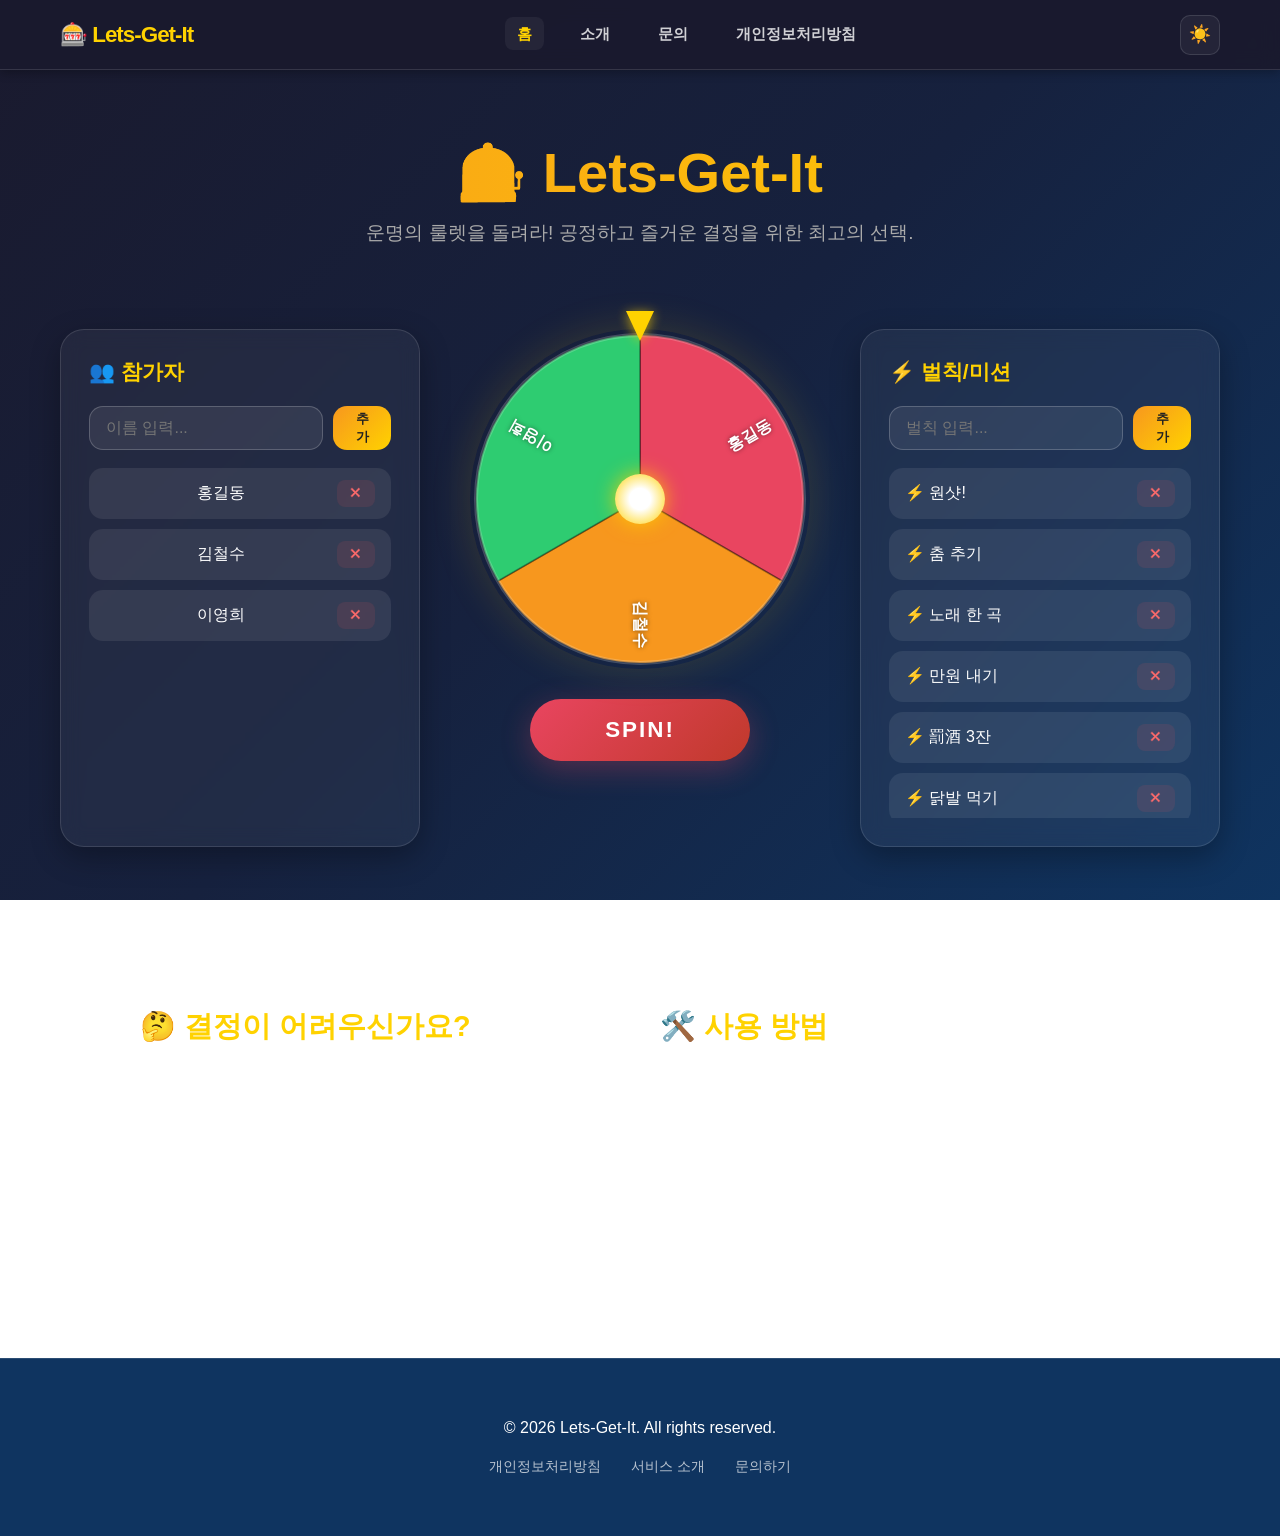
<file: index.html>
<!doctype html>
<html lang="ko" data-theme="dark">
<head>
  <meta charset="UTF-8" />
  <meta name="viewport" content="width=device-width, initial-scale=1.0" />
  <meta http-equiv="Content-Security-Policy" content="default-src 'self'; script-src 'self' https://pagead2.googlesyndication.com; style-src 'self' 'unsafe-inline'; img-src 'self' data:; connect-src 'self' https://googleads.g.doubleclick.net; frame-src https://googleads.g.doubleclick.net;">
  <meta name="google-adsense-account" content="ca-pub-4220344666459128">
  <script async src="https://pagead2.googlesyndication.com/pagead/js/adsbygoogle.js?client=ca-pub-4220344666459128" crossorigin="anonymous"></script>
  <title>Lets-Get-It 🎰 | 공정한 결정을 위한 최고의 룰렛 게임</title>
  <link rel="stylesheet" href="style.css">
</head>
<body>

<nav class="navbar">
  <div class="nav-container">
    <a href="index.html" class="nav-logo">🎰 Lets-Get-It</a>
    <ul class="nav-links">
      <li><a href="index.html" class="active">홈</a></li>
      <li><a href="about.html">소개</a></li>
      <li><a href="contact.html">문의</a></li>
      <li><a href="privacy.html">개인정보처리방침</a></li>
    </ul>
    <div class="theme-toggle-nav">
      <button id="themeBtn" class="btn-theme-nav" title="테마 변경">☀️</button>
    </div>
  </div>
</nav>

<header class="hero-section">
  <h1>🎰 Lets-Get-It</h1>
  <p class="subtitle">운명의 룰렛을 돌려라! 공정하고 즐거운 결정을 위한 최고의 선택.</p>
</header>

<main class="container">

  <!-- 참가자 패널 -->
  <div class="panel players-panel">
    <h2>👥 참가자</h2>
    <div class="input-row">
      <input id="playerInput" type="text" placeholder="이름 입력..." maxlength="8" />
      <button id="addPlayerBtn" class="btn btn-add">추가</button>
    </div>
    <ul class="player-list" id="playerList">
      <li class="empty-msg" id="emptyPlayers">참가자를 추가하세요</li>
    </ul>
  </div>

  <!-- 룰렛 휠 -->
  <div class="wheel-panel">
    <div class="wheel-wrapper">
      <div class="wheel-arrow"></div>
      <canvas id="wheel" width="340" height="340"></canvas>
      <div class="wheel-center"></div>
    </div>
    <button class="spin-btn" id="spinBtn">SPIN!</button>
  </div>

  <!-- 벌칙 패널 -->
  <div class="panel penalty-panel">
    <h2>⚡ 벌칙/미션</h2>
    <div class="input-row">
      <input id="penaltyInput" type="text" placeholder="벌칙 입력..." maxlength="20" />
      <button id="addPenaltyBtn" class="btn btn-add">추가</button>
    </div>
    <ul class="penalty-list" id="penaltyList">
      <li class="empty-msg" id="emptyPenalties">벌칙을 추가하세요</li>
    </ul>
  </div>

</main>

<section class="info-section">
  <div class="info-container">
    <article class="info-card">
      <h2>🤔 결정이 어려우신가요?</h2>
      <p>점심 메뉴 고르기, 내기 당첨자 뽑기, 오늘의 미션 정하기 등 일상 속의 작은 결정들을 'Lets-Get-It' 룰렛에 맡겨보세요. 공정하고 투명한 알고리즘을 통해 누구나 납득할 수 있는 결과를 제공합니다.</p>
    </article>
    <article class="info-card">
      <h2>🛠️ 사용 방법</h2>
      <ol class="how-to-list">
        <li><strong>참가자 추가:</strong> 게임에 참여할 사람들의 이름을 입력하고 추가 버튼을 누르세요.</li>
        <li><strong>벌칙 설정:</strong> 당첨되었을 때 수행할 벌칙이나 미션을 입력하세요.</li>
        <li><strong>룰렛 돌리기:</strong> 중앙의 'SPIN!' 버튼을 눌러 운명의 결과를 기다리세요.</li>
        <li><strong>결과 확인:</strong> 당첨자와 무작위로 선정된 벌칙을 확인하고 즐겁게 수행하세요!</li>
      </ol>
    </article>
  </div>
</section>

<!-- 결과 모달 -->
<div class="modal-overlay" id="resultModal">
  <div class="modal">
    <div class="modal-emoji" id="resultEmoji">😱</div>
    <div class="modal-title" id="resultTitle">걸렸다!</div>
    <div class="modal-winner" id="resultWinner"></div>
    <div class="modal-penalty" id="resultPenalty"></div>
    <button id="closeModalBtn" class="modal-close">확인!</button>
  </div>
</div>

<div class="confetti-container" id="confettiContainer"></div>

<footer class="footer">
  <div class="footer-container">
    <p>&copy; 2026 Lets-Get-It. All rights reserved.</p>
    <ul class="footer-links">
      <li><a href="privacy.html">개인정보처리방침</a></li>
      <li><a href="about.html">서비스 소개</a></li>
      <li><a href="contact.html">문의하기</a></li>
    </ul>
  </div>
</footer>

<script src="main.js"></script>

</body>
</html>
</file>
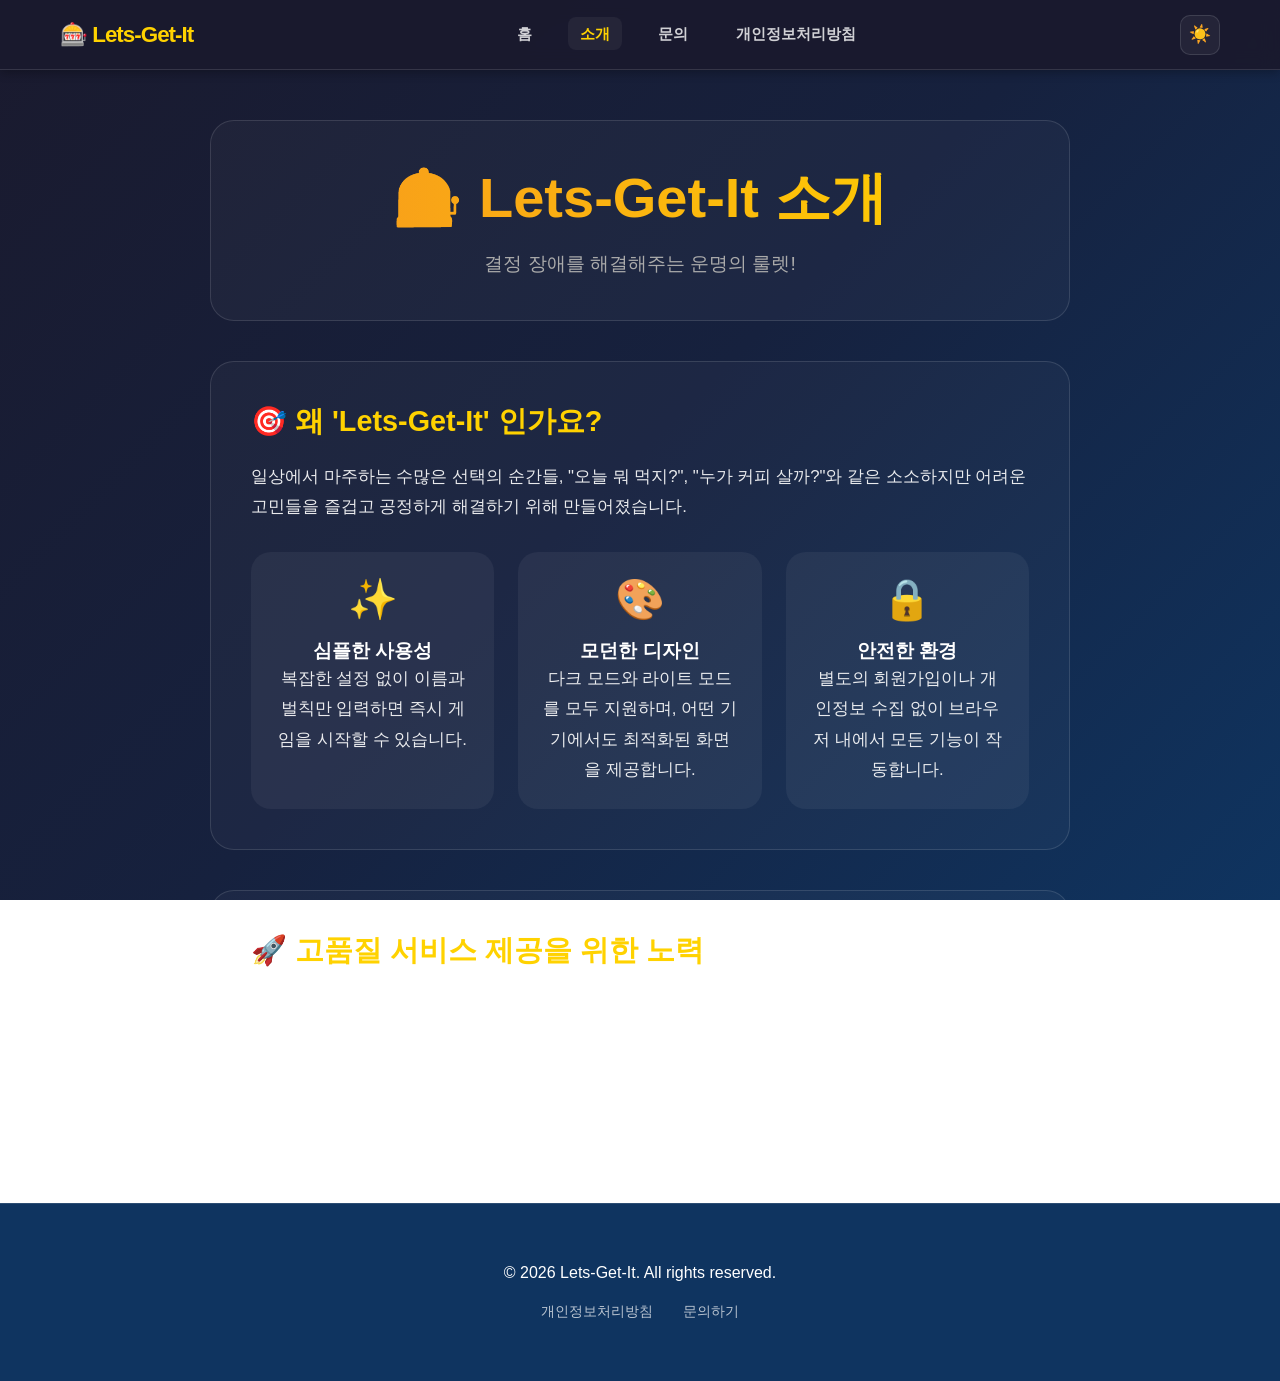
<file: about.html>
<!doctype html>
<html lang="ko" data-theme="dark">
<head>
  <meta charset="UTF-8" />
  <meta name="viewport" content="width=device-width, initial-scale=1.0" />
  <meta http-equiv="Content-Security-Policy" content="default-src 'self'; script-src 'self' https://pagead2.googlesyndication.com; style-src 'self' 'unsafe-inline'; img-src 'self' data:; connect-src 'self' https://googleads.g.doubleclick.net; frame-src https://googleads.g.doubleclick.net;">
  <meta name="google-adsense-account" content="ca-pub-4220344666459128">
  <script async src="https://pagead2.googlesyndication.com/pagead/js/adsbygoogle.js?client=ca-pub-4220344666459128" crossorigin="anonymous"></script>
  <title>복불복 게임 소개 | Lets-Get-It 🎰</title>
  <link rel="stylesheet" href="style.css">
</head>
<body>

<nav class="navbar">
  <div class="nav-container">
    <a href="index.html" class="nav-logo">🎰 Lets-Get-It</a>
    <ul class="nav-links">
      <li><a href="index.html">홈</a></li>
      <li><a href="about.html" class="active">소개</a></li>
      <li><a href="contact.html">문의</a></li>
      <li><a href="privacy.html">개인정보처리방침</a></li>
    </ul>
    <div class="theme-toggle-nav">
      <button id="themeBtn" class="btn-theme-nav" title="테마 변경">☀️</button>
    </div>
  </div>
</nav>

<main class="content-page">
  <section class="hero-section">
    <h1>🎰 Lets-Get-It 소개</h1>
    <p class="subtitle">결정 장애를 해결해주는 운명의 룰렛!</p>
  </section>

  <section class="info-card">
    <h2>🎯 왜 'Lets-Get-It' 인가요?</h2>
    <p>일상에서 마주하는 수많은 선택의 순간들, "오늘 뭐 먹지?", "누가 커피 살까?"와 같은 소소하지만 어려운 고민들을 즐겁고 공정하게 해결하기 위해 만들어졌습니다.</p>
    
    <div class="feature-grid">
      <div class="feature-item">
        <span class="feature-icon">✨</span>
        <h3>심플한 사용성</h3>
        <p>복잡한 설정 없이 이름과 벌칙만 입력하면 즉시 게임을 시작할 수 있습니다.</p>
      </div>
      <div class="feature-item">
        <span class="feature-icon">🎨</span>
        <h3>모던한 디자인</h3>
        <p>다크 모드와 라이트 모드를 모두 지원하며, 어떤 기기에서도 최적화된 화면을 제공합니다.</p>
      </div>
      <div class="feature-item">
        <span class="feature-icon">🔒</span>
        <h3>안전한 환경</h3>
        <p>별도의 회원가입이나 개인정보 수집 없이 브라우저 내에서 모든 기능이 작동합니다.</p>
      </div>
    </div>
  </section>

  <section class="info-card">
    <h2>🚀 고품질 서비스 제공을 위한 노력</h2>
    <p>우리는 단순히 룰렛 게임을 제공하는 것에 그치지 않고, 사용자에게 신뢰받는 웹 서비스를 지향합니다. 깨끗한 광고 환경과 명확한 개인정보 처리 방침을 통해 안심하고 이용할 수 있는 환경을 구축하고 있습니다.</p>
  </section>
</main>

<footer class="footer">
  <div class="footer-container">
    <p>&copy; 2026 Lets-Get-It. All rights reserved.</p>
    <ul class="footer-links">
      <li><a href="privacy.html">개인정보처리방침</a></li>
      <li><a href="contact.html">문의하기</a></li>
    </ul>
  </div>
</footer>

<script src="main.js"></script>
</body>
</html>
</file>
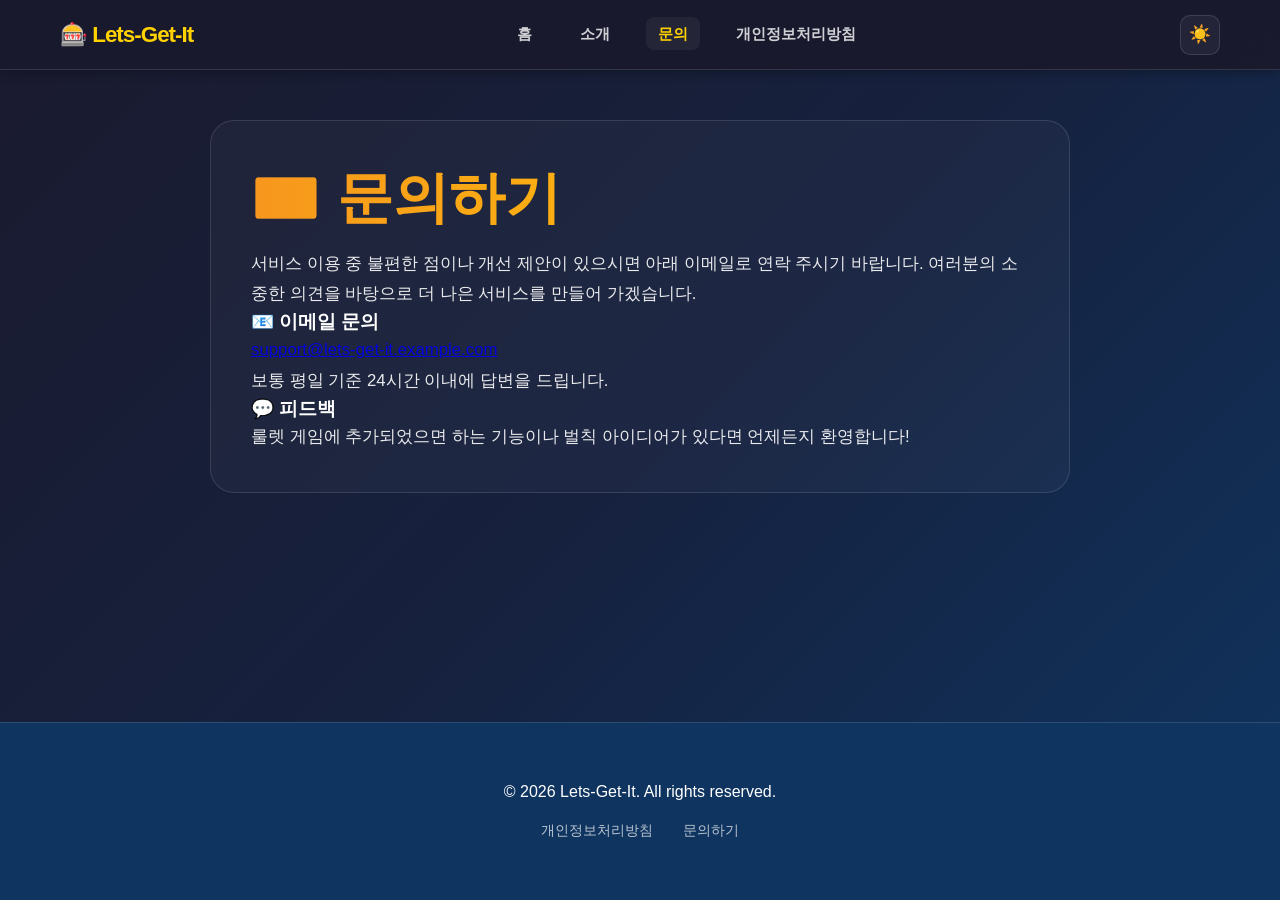
<file: contact.html>
<!doctype html>
<html lang="ko" data-theme="dark">
<head>
  <meta charset="UTF-8" />
  <meta name="viewport" content="width=device-width, initial-scale=1.0" />
  <meta http-equiv="Content-Security-Policy" content="default-src 'self'; script-src 'self' https://pagead2.googlesyndication.com; style-src 'self' 'unsafe-inline'; img-src 'self' data:; connect-src 'self' https://googleads.g.doubleclick.net; frame-src https://googleads.g.doubleclick.net;">
  <meta name="google-adsense-account" content="ca-pub-4220344666459128">
  <script async src="https://pagead2.googlesyndication.com/pagead/js/adsbygoogle.js?client=ca-pub-4220344666459128" crossorigin="anonymous"></script>
  <title>문의하기 | Lets-Get-It 🎰</title>
  <link rel="stylesheet" href="style.css">
</head>
<body>

<nav class="navbar">
  <div class="nav-container">
    <a href="index.html" class="nav-logo">🎰 Lets-Get-It</a>
    <ul class="nav-links">
      <li><a href="index.html">홈</a></li>
      <li><a href="about.html">소개</a></li>
      <li><a href="contact.html" class="active">문의</a></li>
      <li><a href="privacy.html">개인정보처리방침</a></li>
    </ul>
    <div class="theme-toggle-nav">
      <button id="themeBtn" class="btn-theme-nav" title="테마 변경">☀️</button>
    </div>
  </div>
</nav>

<main class="content-page">
  <section class="info-card">
    <h1>✉️ 문의하기</h1>
    <p>서비스 이용 중 불편한 점이나 개선 제안이 있으시면 아래 이메일로 연락 주시기 바랍니다. 여러분의 소중한 의견을 바탕으로 더 나은 서비스를 만들어 가겠습니다.</p>

    <div class="contact-info">
      <h3>📧 이메일 문의</h3>
      <p><a href="mailto:support@lets-get-it.example.com" class="contact-link">support@lets-get-it.example.com</a></p>
      <p>보통 평일 기준 24시간 이내에 답변을 드립니다.</p>
    </div>

    <div class="contact-info">
      <h3>💬 피드백</h3>
      <p>룰렛 게임에 추가되었으면 하는 기능이나 벌칙 아이디어가 있다면 언제든지 환영합니다!</p>
    </div>
  </section>
</main>

<footer class="footer">
  <div class="footer-container">
    <p>&copy; 2026 Lets-Get-It. All rights reserved.</p>
    <ul class="footer-links">
      <li><a href="privacy.html">개인정보처리방침</a></li>
      <li><a href="contact.html">문의하기</a></li>
    </ul>
  </div>
</footer>

<script src="main.js"></script>
</body>
</html>
</file>
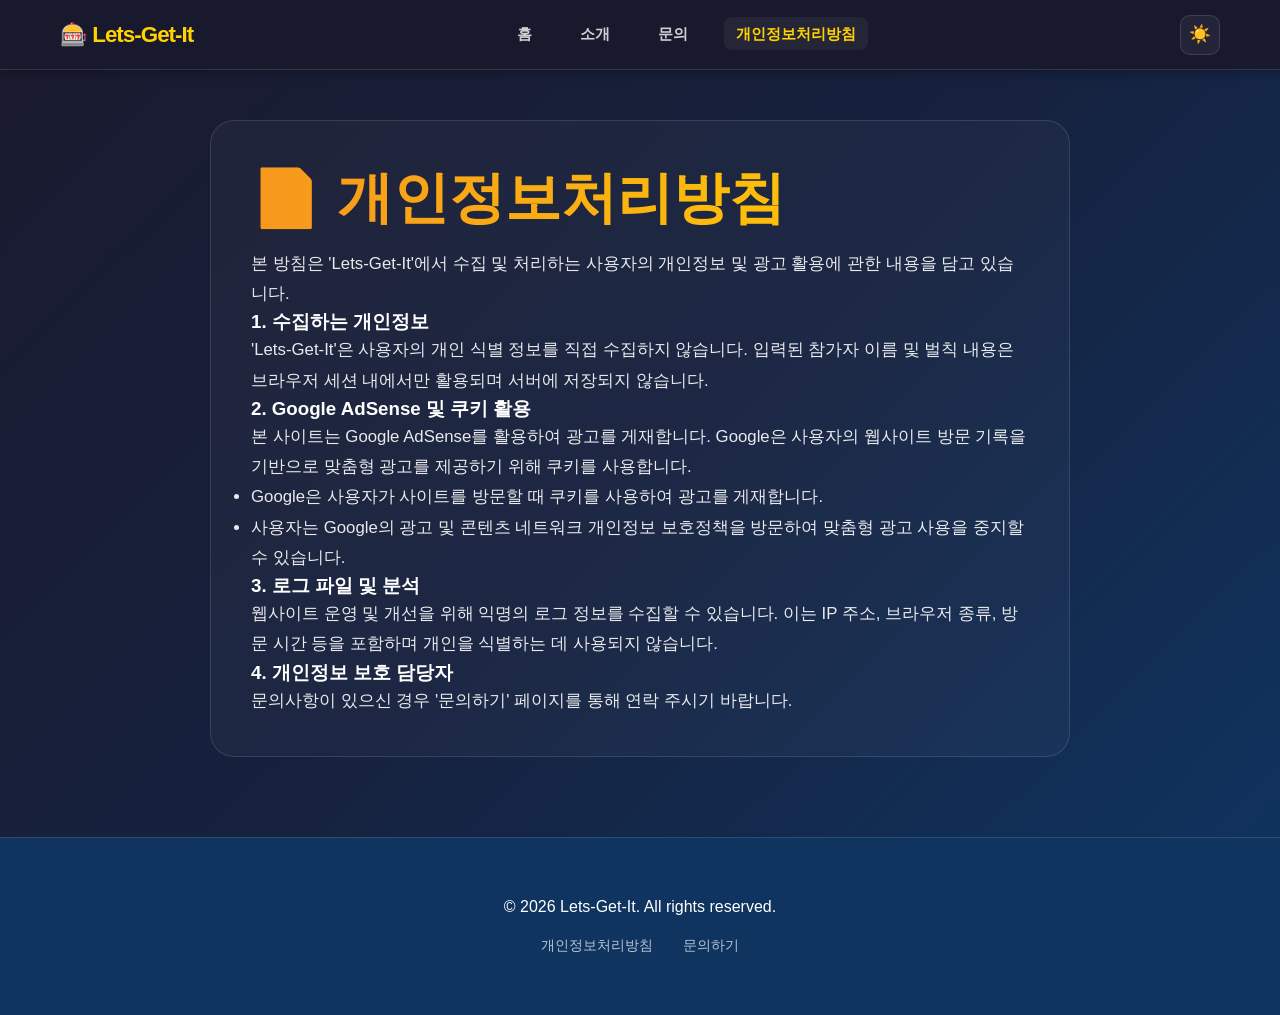
<file: privacy.html>
<!doctype html>
<html lang="ko" data-theme="dark">
<head>
  <meta charset="UTF-8" />
  <meta name="viewport" content="width=device-width, initial-scale=1.0" />
  <meta http-equiv="Content-Security-Policy" content="default-src 'self'; script-src 'self' https://pagead2.googlesyndication.com; style-src 'self' 'unsafe-inline'; img-src 'self' data:; connect-src 'self' https://googleads.g.doubleclick.net; frame-src https://googleads.g.doubleclick.net;">
  <meta name="google-adsense-account" content="ca-pub-4220344666459128">
  <script async src="https://pagead2.googlesyndication.com/pagead/js/adsbygoogle.js?client=ca-pub-4220344666459128" crossorigin="anonymous"></script>
  <title>개인정보처리방침 | Lets-Get-It 🎰</title>
  <link rel="stylesheet" href="style.css">
</head>
<body>

<nav class="navbar">
  <div class="nav-container">
    <a href="index.html" class="nav-logo">🎰 Lets-Get-It</a>
    <ul class="nav-links">
      <li><a href="index.html">홈</a></li>
      <li><a href="about.html">소개</a></li>
      <li><a href="contact.html">문의</a></li>
      <li><a href="privacy.html" class="active">개인정보처리방침</a></li>
    </ul>
    <div class="theme-toggle-nav">
      <button id="themeBtn" class="btn-theme-nav" title="테마 변경">☀️</button>
    </div>
  </div>
</nav>

<main class="content-page">
  <section class="info-card">
    <h1>📄 개인정보처리방침</h1>
    <p>본 방침은 'Lets-Get-It'에서 수집 및 처리하는 사용자의 개인정보 및 광고 활용에 관한 내용을 담고 있습니다.</p>

    <h3>1. 수집하는 개인정보</h3>
    <p>'Lets-Get-It'은 사용자의 개인 식별 정보를 직접 수집하지 않습니다. 입력된 참가자 이름 및 벌칙 내용은 브라우저 세션 내에서만 활용되며 서버에 저장되지 않습니다.</p>

    <h3>2. Google AdSense 및 쿠키 활용</h3>
    <p>본 사이트는 Google AdSense를 활용하여 광고를 게재합니다. Google은 사용자의 웹사이트 방문 기록을 기반으로 맞춤형 광고를 제공하기 위해 쿠키를 사용합니다.</p>
    <ul>
      <li>Google은 사용자가 사이트를 방문할 때 쿠키를 사용하여 광고를 게재합니다.</li>
      <li>사용자는 Google의 광고 및 콘텐츠 네트워크 개인정보 보호정책을 방문하여 맞춤형 광고 사용을 중지할 수 있습니다.</li>
    </ul>

    <h3>3. 로그 파일 및 분석</h3>
    <p>웹사이트 운영 및 개선을 위해 익명의 로그 정보를 수집할 수 있습니다. 이는 IP 주소, 브라우저 종류, 방문 시간 등을 포함하며 개인을 식별하는 데 사용되지 않습니다.</p>

    <h3>4. 개인정보 보호 담당자</h3>
    <p>문의사항이 있으신 경우 '문의하기' 페이지를 통해 연락 주시기 바랍니다.</p>
  </section>
</main>

<footer class="footer">
  <div class="footer-container">
    <p>&copy; 2026 Lets-Get-It. All rights reserved.</p>
    <ul class="footer-links">
      <li><a href="privacy.html">개인정보처리방침</a></li>
      <li><a href="contact.html">문의하기</a></li>
    </ul>
  </div>
</footer>

<script src="main.js"></script>
</body>
</html>
</file>
<file: style.css>
:root {
  --bg-color: linear-gradient(135deg, #1a1a2e 0%, #16213e 50%, #0f3460 100%);
  --nav-bg: rgba(26, 26, 46, 0.95);
  --text-color: #fff;
  --panel-bg: rgba(255, 255, 255, 0.05);
  --panel-border: rgba(255, 255, 255, 0.12);
  --input-bg: rgba(255, 255, 255, 0.08);
  --input-text: #fff;
  --input-border: rgba(255, 255, 255, 0.2);
  --subtitle-color: #aaa;
  --shadow-color: rgba(0, 0, 0, 0.3);
  --modal-bg: linear-gradient(135deg, #1a1a2e, #16213e);
  --modal-border: rgba(255, 255, 255, 0.15);
  --modal-item-bg: rgba(255, 255, 255, 0.07);
  --card-bg: rgba(255, 255, 255, 0.03);
  --footer-bg: #0f3460;
}

[data-theme='light'] {
  --bg-color: linear-gradient(135deg, #f0f2f5 0%, #e2e8f0 100%);
  --nav-bg: rgba(255, 255, 255, 0.95);
  --text-color: #1a1a2e;
  --panel-bg: rgba(255, 255, 255, 0.8);
  --panel-border: rgba(0, 0, 0, 0.08);
  --input-bg: #fff;
  --input-text: #1a1a2e;
  --input-border: rgba(0, 0, 0, 0.15);
  --subtitle-color: #4a5568;
  --shadow-color: rgba(0, 0, 0, 0.1);
  --modal-bg: linear-gradient(135deg, #ffffff, #f7fafc);
  --modal-border: rgba(0, 0, 0, 0.1);
  --modal-item-bg: rgba(0, 0, 0, 0.04);
  --card-bg: #ffffff;
  --footer-bg: #ffffff;
}

* {
  margin: 0;
  padding: 0;
  box-sizing: border-box;
}

body {
  font-family: 'Segoe UI', 'Apple SD Gothic Neo', sans-serif;
  background: var(--bg-color);
  background-attachment: fixed;
  min-height: 100vh;
  display: flex;
  flex-direction: column;
  padding-top: 80px;
  color: var(--text-color);
  overflow-x: hidden;
  transition: background 0.3s, color 0.3s;
}

/* --- Navigation --- */
.navbar {
  position: fixed;
  top: 0; left: 0; right: 0;
  height: 70px;
  background: var(--nav-bg);
  backdrop-filter: blur(10px);
  border-bottom: 1px solid var(--panel-border);
  z-index: 1000;
  display: flex;
  align-items: center;
  box-shadow: 0 2px 10px var(--shadow-color);
}

.nav-container {
  width: 100%;
  max-width: 1200px;
  margin: 0 auto;
  padding: 0 20px;
  display: flex;
  justify-content: space-between;
  align-items: center;
}

.nav-logo {
  font-size: 1.4rem;
  font-weight: 900;
  color: #ffd200;
  text-decoration: none;
  letter-spacing: -1px;
}

.nav-links {
  list-style: none;
  display: flex;
  gap: 24px;
}

.nav-links a {
  text-decoration: none;
  color: var(--text-color);
  font-weight: 600;
  font-size: 0.95rem;
  opacity: 0.8;
  transition: all 0.2s;
  padding: 8px 12px;
  border-radius: 8px;
}

.nav-links a:hover, .nav-links a.active {
  opacity: 1;
  color: #ffd200;
  background: var(--panel-bg);
}

.btn-theme-nav {
  background: var(--panel-bg);
  border: 1px solid var(--panel-border);
  color: var(--text-color);
  width: 40px; height: 40px;
  border-radius: 10px;
  cursor: pointer;
  display: flex;
  align-items: center;
  justify-content: center;
  font-size: 1.1rem;
  transition: all 0.2s;
}

/* --- Hero Section --- */
.hero-section {
  text-align: center;
  padding: 60px 20px;
}

h1 {
  font-size: 3.5rem;
  margin-bottom: 12px;
  background: linear-gradient(90deg, #f7971e, #ffd200, #f7971e);
  background-size: 200%;
  -webkit-background-clip: text;
  -webkit-text-fill-color: transparent;
  animation: shimmer 2s infinite;
}

@keyframes shimmer {
  0% { background-position: 0% }
  100% { background-position: 200% }
}

.subtitle {
  font-size: 1.2rem;
  color: var(--subtitle-color);
  max-width: 600px;
  margin: 0 auto;
  line-height: 1.6;
}

/* --- Main Container --- */
.container {
  display: flex;
  flex-wrap: wrap;
  gap: 30px;
  justify-content: center;
  width: 100%;
  max-width: 1200px;
  margin: 0 auto;
  padding: 20px;
  flex: 1;
}

/* --- Panels --- */
.panel {
  background: var(--panel-bg);
  border: 1px solid var(--panel-border);
  border-radius: 24px;
  padding: 28px;
  backdrop-filter: blur(10px);
  transition: all 0.3s;
  box-shadow: 0 10px 30px var(--shadow-color);
}

.players-panel, .penalty-panel {
  flex: 1;
  min-width: 300px;
  max-width: 360px;
}

.panel h2 {
  font-size: 1.3rem;
  margin-bottom: 20px;
  color: #ffd200;
}

.input-row {
  display: flex;
  gap: 10px;
  margin-bottom: 18px;
}

.input-row input {
  flex: 1;
  padding: 12px 16px;
  border-radius: 14px;
  border: 1px solid var(--input-border);
  background: var(--input-bg);
  color: var(--input-text);
  font-size: 1rem;
  outline: none;
}

.btn-add {
  padding: 0 20px;
  border-radius: 14px;
  border: none;
  background: linear-gradient(135deg, #f7971e, #ffd200);
  color: #222;
  font-weight: 700;
  cursor: pointer;
  transition: all 0.2s;
}

.btn-add:hover { transform: scale(1.05); }

.player-list, .penalty-list {
  list-style: none;
  display: flex;
  flex-direction: column;
  gap: 10px;
  max-height: 350px;
  overflow-y: auto;
}

.player-item, .penalty-item {
  display: flex;
  align-items: center;
  justify-content: space-between;
  padding: 12px 16px;
  border-radius: 14px;
  background: var(--input-bg);
  animation: slideIn 0.3s ease;
}

@keyframes slideIn {
  from { opacity: 0; transform: translateX(-20px); }
  to   { opacity: 1; transform: translateX(0); }
}

.btn-remove {
  background: rgba(255, 80, 80, 0.1);
  color: #ff6b6b;
  border: none;
  border-radius: 8px;
  padding: 6px 12px;
  cursor: pointer;
  font-size: 0.85rem;
}

/* --- Roulette Wheel (IMPORTANT FIX) --- */
.wheel-panel {
  display: flex;
  flex-direction: column;
  align-items: center;
  gap: 30px;
  padding: 0 20px;
}

.wheel-wrapper {
  position: relative;
  width: 340px;
  height: 340px;
}

.wheel-arrow {
  position: absolute;
  top: -18px;
  left: 50%;
  transform: translateX(-50%);
  width: 0; height: 0;
  border-left: 14px solid transparent;
  border-right: 14px solid transparent;
  border-top: 30px solid #ffd200;
  filter: drop-shadow(0 2px 6px rgba(255,210,0,0.7));
  z-index: 10;
}

.wheel-center {
  position: absolute;
  top: 50%; left: 50%;
  transform: translate(-50%, -50%);
  width: 50px; height: 50px;
  border-radius: 50%;
  background: radial-gradient(circle, #fff 30%, #ffd200 100%);
  box-shadow: 0 0 20px rgba(255,210,0,0.8);
  z-index: 5;
}

canvas#wheel {
  border-radius: 50%;
  box-shadow: 0 0 40px rgba(255,210,0,0.15);
}

.spin-btn {
  width: 220px;
  padding: 18px;
  font-size: 1.4rem;
  border-radius: 50px;
  background: linear-gradient(135deg, #e94560, #c0392b);
  color: #fff;
  border: none;
  cursor: pointer;
  font-weight: 900;
  letter-spacing: 2px;
  box-shadow: 0 8px 30px rgba(233, 69, 96, 0.3);
  transition: all 0.2s;
}

.spin-btn:hover:not(:disabled) {
  transform: scale(1.05);
  box-shadow: 0 12px 40px rgba(233, 69, 96, 0.5);
}

.spin-btn:disabled { opacity: 0.5; cursor: not-allowed; }

/* --- Results Modal --- */
.modal-overlay {
  display: none;
  position: fixed;
  inset: 0;
  background: rgba(0,0,0,0.85);
  z-index: 2000;
  align-items: center;
  justify-content: center;
  backdrop-filter: blur(4px);
}

.modal-overlay.show { display: flex; }

.modal {
  background: var(--modal-bg);
  border: 2px solid var(--modal-border);
  border-radius: 24px;
  padding: 40px;
  text-align: center;
  max-width: 420px;
  width: 90%;
  animation: popIn 0.4s cubic-bezier(0.34,1.56,0.64,1);
  position: relative;
  overflow: hidden;
  box-shadow: 0 20px 60px rgba(0,0,0,0.5);
}

@keyframes popIn {
  from { opacity: 0; transform: scale(0.5) rotate(-5deg); }
  to   { opacity: 1; transform: scale(1) rotate(0deg); }
}

.modal-emoji { font-size: 4rem; margin-bottom: 12px; }

.modal-title {
  font-size: 1.5rem;
  font-weight: 900;
  margin-bottom: 8px;
  color: var(--text-color);
}

.modal-winner {
  font-size: 2.2rem;
  font-weight: 900;
  margin: 12px 0;
}

.modal-penalty {
  font-size: 1.1rem;
  color: var(--text-color);
  opacity: 0.9;
  margin-bottom: 24px;
  padding: 12px 20px;
  background: var(--modal-item-bg);
  border-radius: 12px;
}

.modal-close {
  padding: 12px 36px;
  border-radius: 50px;
  font-size: 1rem;
  font-weight: 700;
  background: linear-gradient(135deg, #f7971e, #ffd200);
  color: #222;
  border: none;
  cursor: pointer;
  transition: transform 0.2s;
}

/* --- Confetti (IMPORTANT FIX) --- */
.confetti-container {
  position: fixed;
  inset: 0;
  pointer-events: none;
  z-index: 2100;
}

.confetti-piece {
  position: absolute;
  width: 10px; height: 10px;
  top: -10px;
  border-radius: 2px;
  animation: confettiFall linear forwards;
}

@keyframes confettiFall {
  to { transform: translateY(110vh) rotate(720deg); opacity: 0; }
}

/* --- Info Section --- */
.info-section {
  background: var(--card-bg);
  padding: 80px 20px;
  margin-top: 60px;
}

.info-container {
  max-width: 1000px;
  margin: 0 auto;
  display: grid;
  grid-template-columns: repeat(auto-fit, minmax(300px, 1fr));
  gap: 40px;
}

.info-card h2 {
  font-size: 1.8rem;
  margin-bottom: 20px;
  color: #ffd200;
}

.info-card p, .info-card li {
  font-size: 1.05rem;
  line-height: 1.8;
  opacity: 0.9;
}

/* --- Footer --- */
.footer {
  background: var(--footer-bg);
  padding: 60px 20px;
  border-top: 1px solid var(--panel-border);
  margin-top: auto;
}

.footer-container {
  max-width: 1200px;
  margin: 0 auto;
  display: flex;
  flex-direction: column;
  align-items: center;
  gap: 20px;
}

.footer-links {
  list-style: none;
  display: flex;
  gap: 30px;
}

.footer-links a {
  text-decoration: none;
  color: var(--text-color);
  opacity: 0.7;
  font-size: 0.9rem;
  transition: opacity 0.2s;
}

/* --- Other Pages Styles --- */
.content-page {
  max-width: 900px;
  margin: 40px auto;
  padding: 0 20px;
  flex: 1;
}

.content-page section {
  margin-bottom: 40px;
  background: var(--card-bg);
  padding: 40px;
  border-radius: 24px;
  border: 1px solid var(--panel-border);
}

.feature-grid {
  display: grid;
  grid-template-columns: repeat(auto-fit, minmax(200px, 1fr));
  gap: 24px;
  margin-top: 30px;
}

.feature-item {
  text-align: center;
  padding: 24px;
  background: var(--panel-bg);
  border-radius: 20px;
}

.feature-icon {
  font-size: 2.5rem;
  display: block;
  margin-bottom: 15px;
}

.empty-msg {
  color: var(--subtitle-color);
  opacity: 0.6;
  font-size: 0.9rem;
  text-align: center;
  padding: 20px 0;
}

@media (max-width: 768px) {
  h1 { font-size: 2.5rem; }
  .nav-links { display: none; }
  .container { padding: 10px; }
  .wheel-wrapper { width: 300px; height: 300px; }
  canvas#wheel { width: 300px; height: 300px; }
}
</file>
